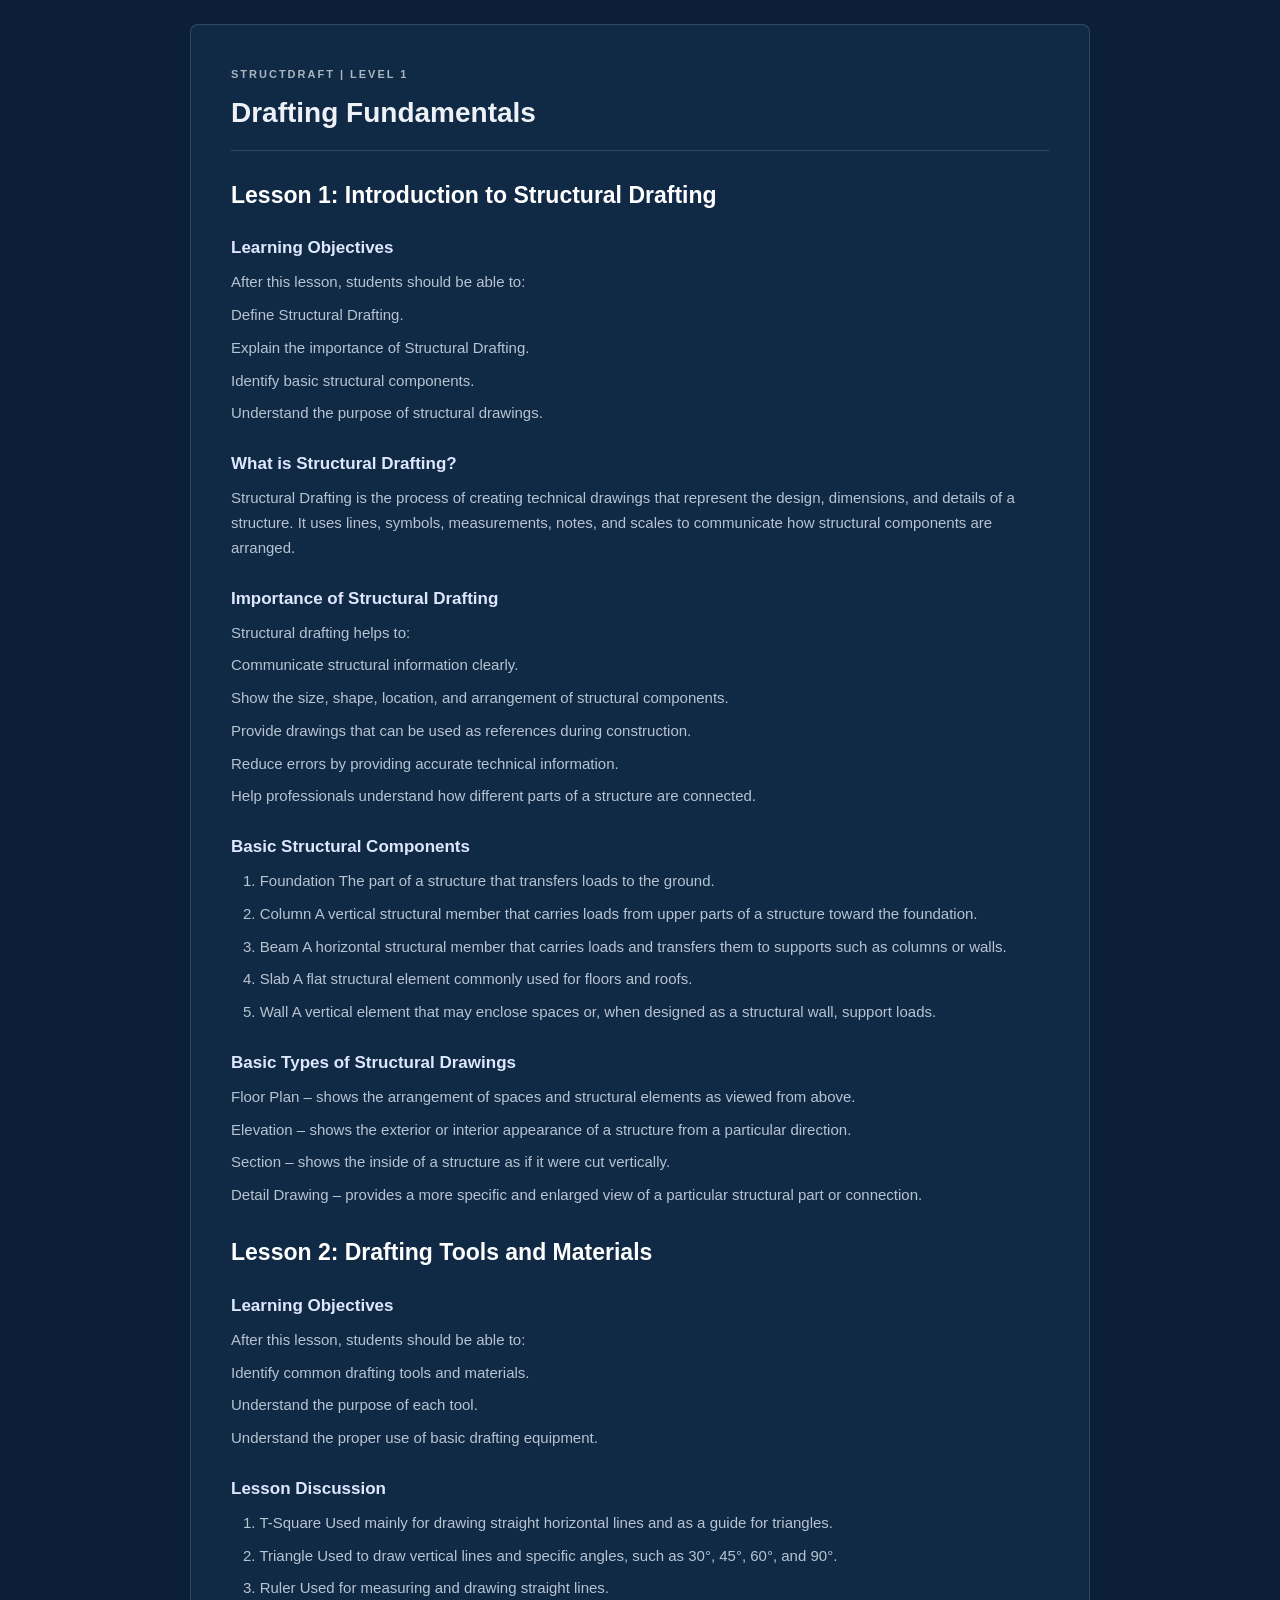
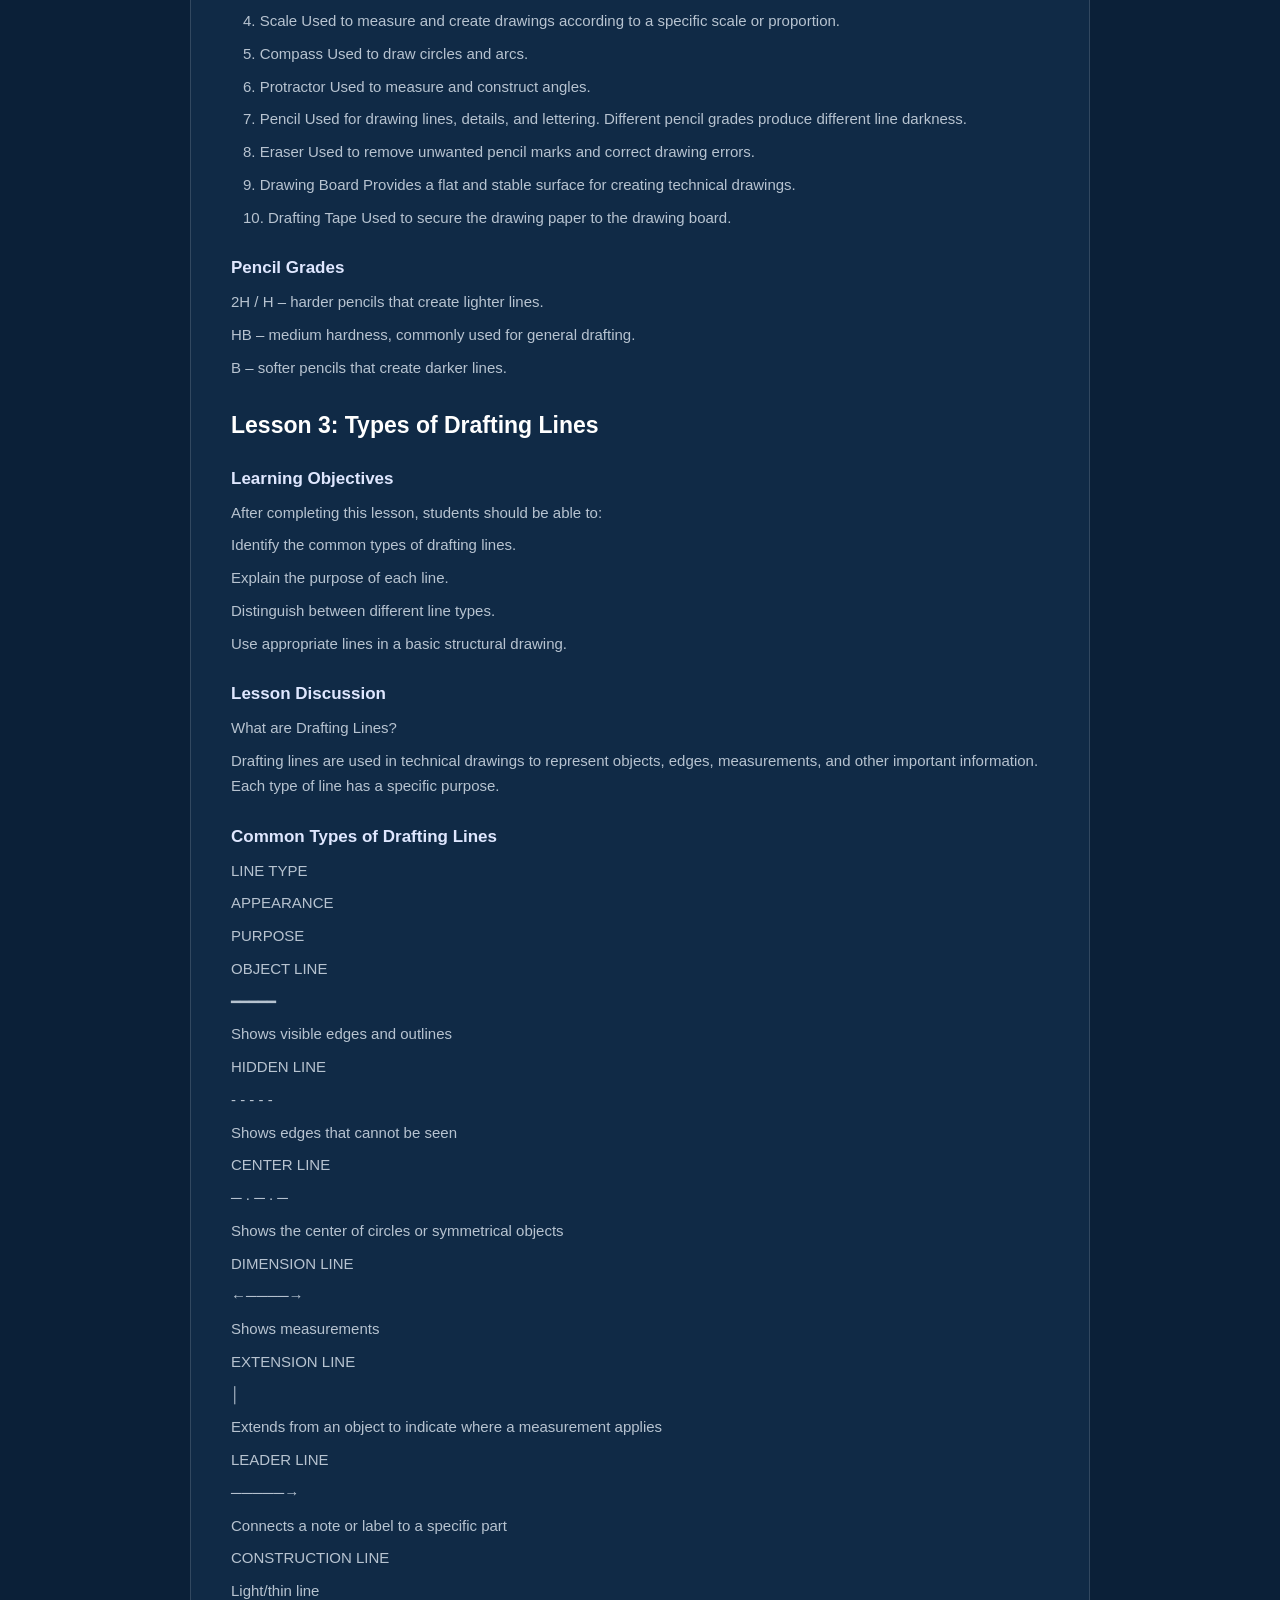
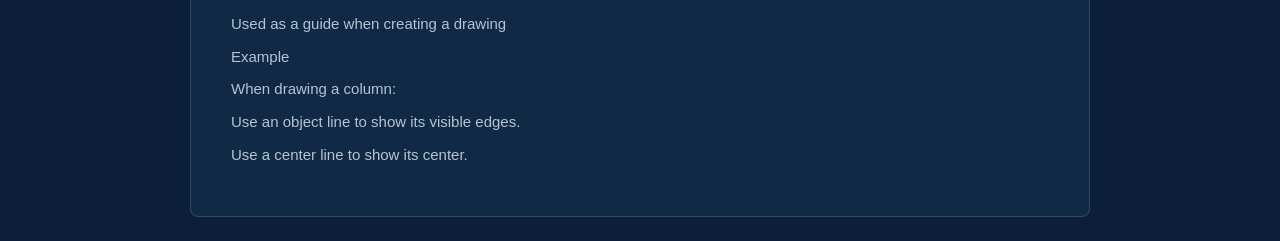
<file: modules/level-1.html>
<!doctype html><html lang="en"><head><meta charset="utf-8"><meta name="viewport" content="width=device-width, initial-scale=1">
<title>StructDraft | Drafting Fundamentals</title><style>
:root{color-scheme:dark;--bg:#0b2038;--panel:#102a46;--text:#eef2f7;--muted:#b7c3d0;--accent:#aab5c1}*{box-sizing:border-box}
body{margin:0;padding:24px;background:var(--bg);color:var(--text);font:15px/1.65 "Segoe UI",Arial,sans-serif}article{max-width:900px;margin:auto;padding:clamp(20px,4vw,40px);border:1px solid #ffffff24;background:var(--panel);border-radius:8px}
header{margin-bottom:26px;padding-bottom:18px;border-bottom:1px solid #ffffff24}header p{margin:0;color:var(--accent);font-size:11px;font-weight:700;letter-spacing:2px;text-transform:uppercase}
h1{margin:12px 0 0;font-size:28px;line-height:1.3}h2{margin:30px 0 12px;color:#fff;font-size:23px;line-height:1.3}h3{margin:24px 0 8px;color:#dfe7ff;font-size:17px}
p{margin:8px 0;color:var(--muted)}.numbered-item{padding-left:12px}
@media(max-width:600px){body{padding:10px}article{padding:18px}h1{font-size:23px}h2{font-size:20px}}
</style></head><body><article><header><p>StructDraft | level 1</p><h1>Drafting Fundamentals</h1></header><h2>Lesson 1: Introduction to Structural Drafting</h2><h3>Learning Objectives</h3><p>After this lesson, students should be able to:</p><p>Define Structural Drafting.</p><p>Explain the importance of Structural Drafting.</p><p>Identify basic structural components.</p><p>Understand the purpose of structural drawings.</p><h3>What is Structural Drafting?</h3><p>Structural Drafting is the process of creating technical drawings that represent the design, dimensions, and details of a structure. It uses lines, symbols, measurements, notes, and scales to communicate how structural components are arranged.</p><h3>Importance of Structural Drafting</h3><p>Structural drafting helps to:</p><p>Communicate structural information clearly.</p><p>Show the size, shape, location, and arrangement of structural components.</p><p>Provide drawings that can be used as references during construction.</p><p>Reduce errors by providing accurate technical information.</p><p>Help professionals understand how different parts of a structure are connected.</p><h3>Basic Structural Components</h3><p class="numbered-item">1. Foundation The part of a structure that transfers loads to the ground.</p><p class="numbered-item">2. Column A vertical structural member that carries loads from upper parts of a structure toward the foundation.</p><p class="numbered-item">3. Beam A horizontal structural member that carries loads and transfers them to supports such as columns or walls.</p><p class="numbered-item">4. Slab A flat structural element commonly used for floors and roofs.</p><p class="numbered-item">5. Wall A vertical element that may enclose spaces or, when designed as a structural wall, support loads.</p><h3>Basic Types of Structural Drawings</h3><p>Floor Plan – shows the arrangement of spaces and structural elements as viewed from above.</p><p>Elevation – shows the exterior or interior appearance of a structure from a particular direction.</p><p>Section – shows the inside of a structure as if it were cut vertically.</p><p>Detail Drawing – provides a more specific and enlarged view of a particular structural part or connection.</p><h2>Lesson 2: Drafting Tools and Materials</h2><h3>Learning Objectives</h3><p>After this lesson, students should be able to:</p><p>Identify common drafting tools and materials.</p><p>Understand the purpose of each tool.</p><p>Understand the proper use of basic drafting equipment.</p><h3>Lesson Discussion</h3><p class="numbered-item">1. T-Square Used mainly for drawing straight horizontal lines and as a guide for triangles.</p><p class="numbered-item">2. Triangle Used to draw vertical lines and specific angles, such as 30°, 45°, 60°, and 90°.</p><p class="numbered-item">3. Ruler Used for measuring and drawing straight lines.</p><p class="numbered-item">4. Scale Used to measure and create drawings according to a specific scale or proportion.</p><p class="numbered-item">5. Compass Used to draw circles and arcs.</p><p class="numbered-item">6. Protractor Used to measure and construct angles.</p><p class="numbered-item">7. Pencil Used for drawing lines, details, and lettering. Different pencil grades produce different line darkness.</p><p class="numbered-item">8. Eraser Used to remove unwanted pencil marks and correct drawing errors.</p><p class="numbered-item">9. Drawing Board Provides a flat and stable surface for creating technical drawings.</p><p class="numbered-item">10. Drafting Tape Used to secure the drawing paper to the drawing board.</p><h3>Pencil Grades</h3><p>2H / H – harder pencils that create lighter lines.</p><p>HB – medium hardness, commonly used for general drafting.</p><p>B – softer pencils that create darker lines.</p><h2>Lesson 3: Types of Drafting Lines</h2><h3>Learning Objectives</h3><p>After completing this lesson, students should be able to:</p><p>Identify the common types of drafting lines.</p><p>Explain the purpose of each line.</p><p>Distinguish between different line types.</p><p>Use appropriate lines in a basic structural drawing.</p><h3>Lesson Discussion</h3><p>What are Drafting Lines?</p><p>Drafting lines are used in technical drawings to represent objects, edges, measurements, and other important information. Each type of line has a specific purpose.</p><h3>Common Types of Drafting Lines</h3><p>LINE TYPE</p><p>APPEARANCE</p><p>PURPOSE</p><p>OBJECT LINE</p><p>━━━━━</p><p>Shows visible edges and outlines</p><p>HIDDEN LINE</p><p>- - - - -</p><p>Shows edges that cannot be seen</p><p>CENTER LINE</p><p>─ · ─ · ─</p><p>Shows the center of circles or symmetrical objects</p><p>DIMENSION LINE</p><p>←────→</p><p>Shows measurements</p><p>EXTENSION LINE</p><p>│</p><p>Extends from an object to indicate where a measurement applies</p><p>LEADER LINE</p><p>─────→</p><p>Connects a note or label to a specific part</p><p>CONSTRUCTION LINE</p><p>Light/thin line</p><p>Used as a guide when creating a drawing</p><p>Example</p><p>When drawing a column:</p><p>Use an object line to show its visible edges.</p><p>Use a center line to show its center.</p></article></body></html>
</file>
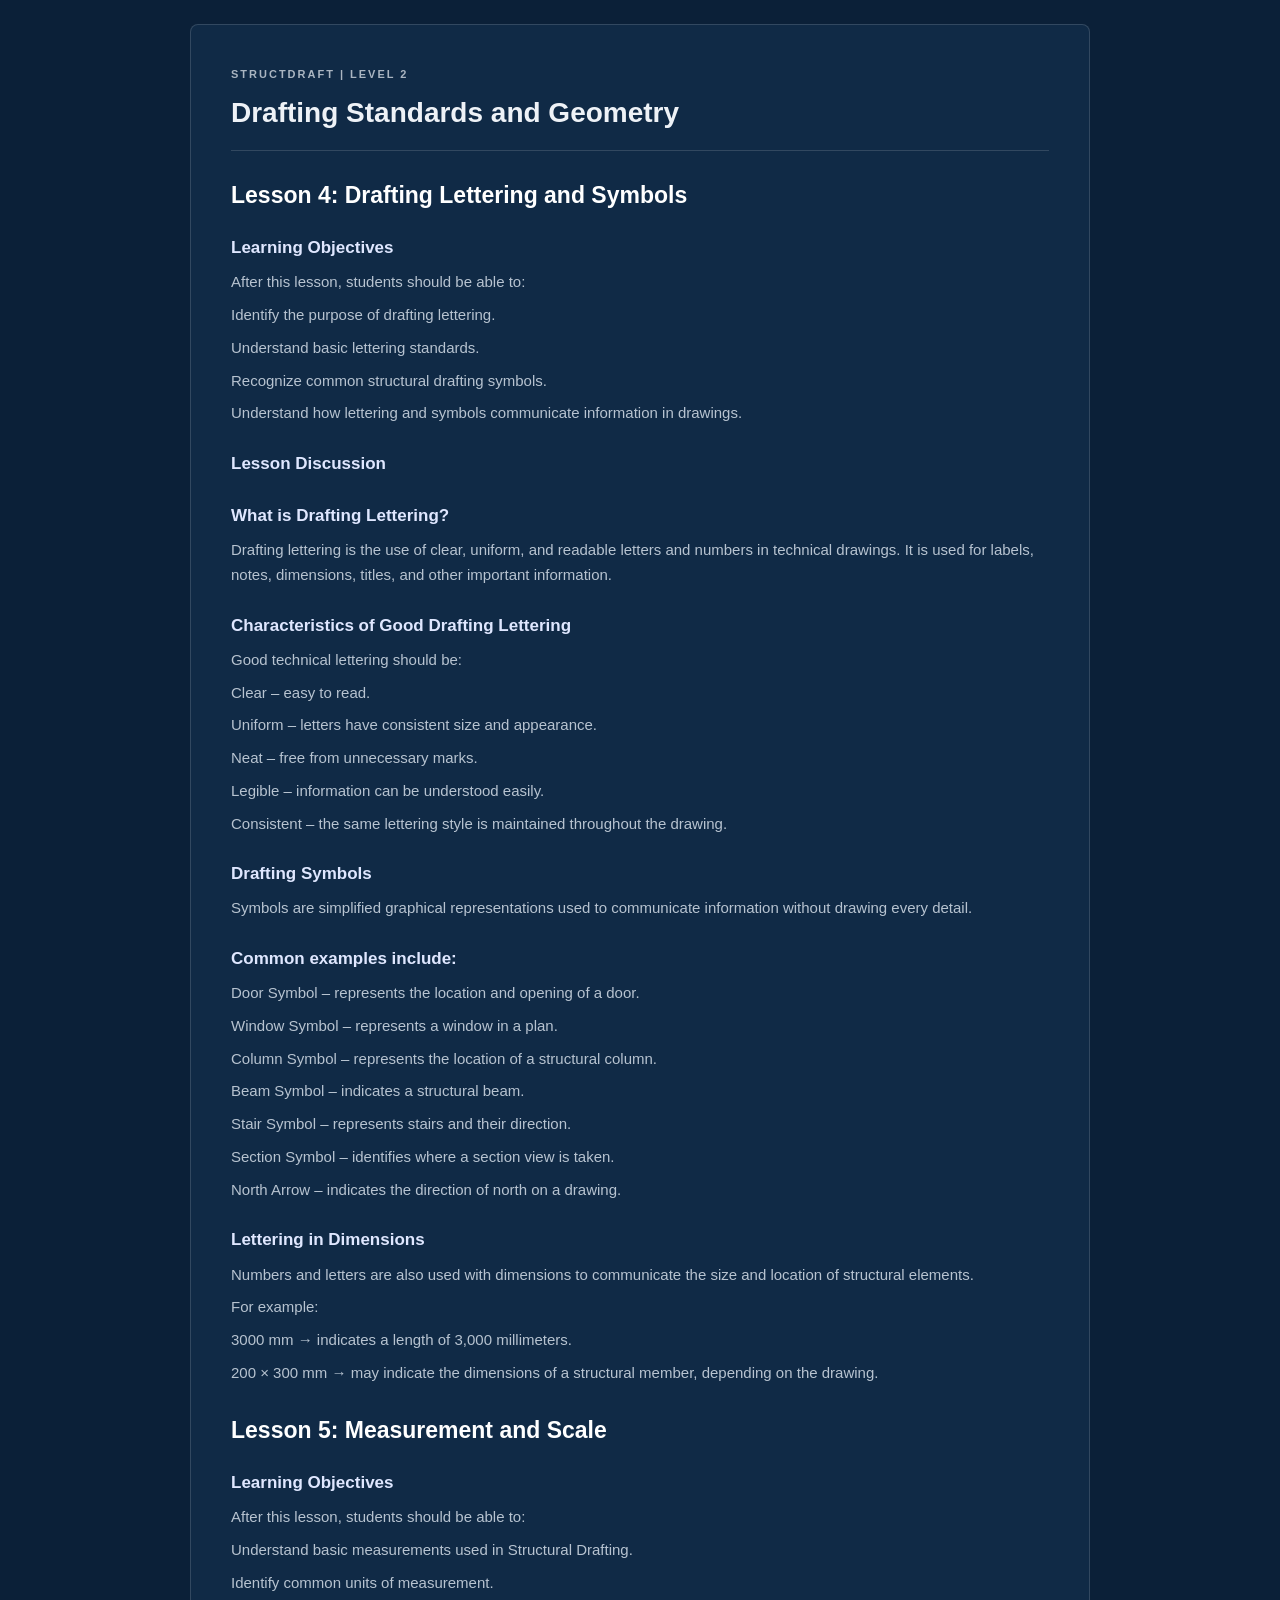
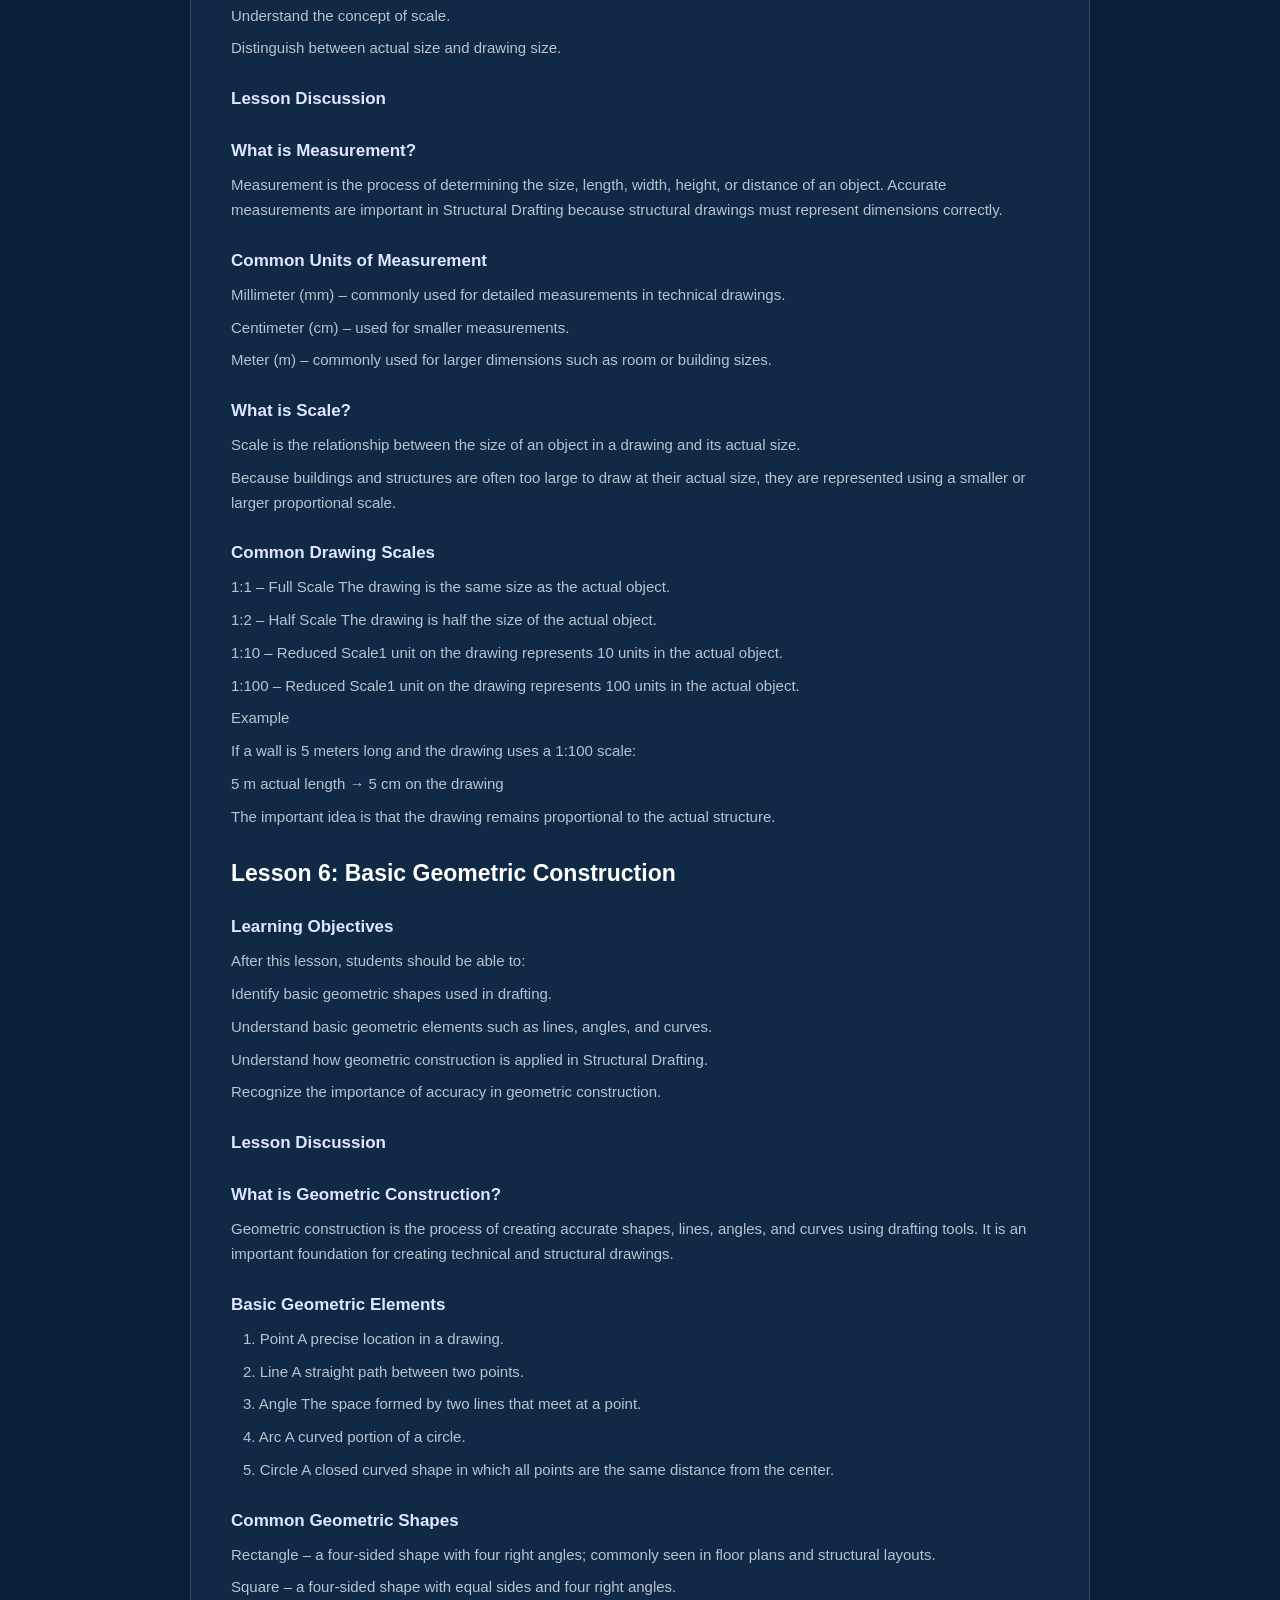
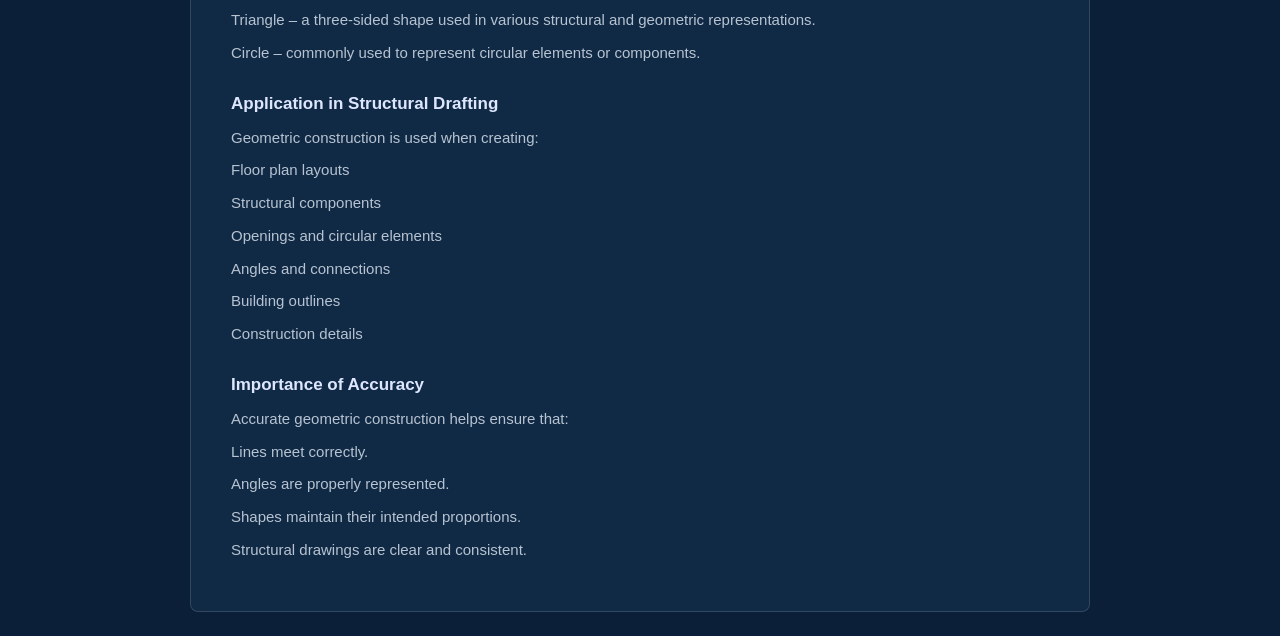
<file: modules/level-2.html>
<!doctype html><html lang="en"><head><meta charset="utf-8"><meta name="viewport" content="width=device-width, initial-scale=1">
<title>StructDraft | Drafting Standards and Geometry</title><style>
:root{color-scheme:dark;--bg:#0b2038;--panel:#102a46;--text:#eef2f7;--muted:#b7c3d0;--accent:#aab5c1}*{box-sizing:border-box}
body{margin:0;padding:24px;background:var(--bg);color:var(--text);font:15px/1.65 "Segoe UI",Arial,sans-serif}article{max-width:900px;margin:auto;padding:clamp(20px,4vw,40px);border:1px solid #ffffff24;background:var(--panel);border-radius:8px}
header{margin-bottom:26px;padding-bottom:18px;border-bottom:1px solid #ffffff24}header p{margin:0;color:var(--accent);font-size:11px;font-weight:700;letter-spacing:2px;text-transform:uppercase}
h1{margin:12px 0 0;font-size:28px;line-height:1.3}h2{margin:30px 0 12px;color:#fff;font-size:23px;line-height:1.3}h3{margin:24px 0 8px;color:#dfe7ff;font-size:17px}
p{margin:8px 0;color:var(--muted)}.numbered-item{padding-left:12px}
@media(max-width:600px){body{padding:10px}article{padding:18px}h1{font-size:23px}h2{font-size:20px}}
</style></head><body><article><header><p>StructDraft | level 2</p><h1>Drafting Standards and Geometry</h1></header><h2>Lesson 4: Drafting Lettering and Symbols</h2><h3>Learning Objectives</h3><p>After this lesson, students should be able to:</p><p>Identify the purpose of drafting lettering.</p><p>Understand basic lettering standards.</p><p>Recognize common structural drafting symbols.</p><p>Understand how lettering and symbols communicate information in drawings.</p><h3>Lesson Discussion</h3><h3>What is Drafting Lettering?</h3><p>Drafting lettering is the use of clear, uniform, and readable letters and numbers in technical drawings. It is used for labels, notes, dimensions, titles, and other important information.</p><h3>Characteristics of Good Drafting Lettering</h3><p>Good technical lettering should be:</p><p>Clear – easy to read.</p><p>Uniform – letters have consistent size and appearance.</p><p>Neat – free from unnecessary marks.</p><p>Legible – information can be understood easily.</p><p>Consistent – the same lettering style is maintained throughout the drawing.</p><h3>Drafting Symbols</h3><p>Symbols are simplified graphical representations used to communicate information without drawing every detail.</p><h3>Common examples include:</h3><p>Door Symbol – represents the location and opening of a door.</p><p>Window Symbol – represents a window in a plan.</p><p>Column Symbol – represents the location of a structural column.</p><p>Beam Symbol – indicates a structural beam.</p><p>Stair Symbol – represents stairs and their direction.</p><p>Section Symbol – identifies where a section view is taken.</p><p>North Arrow – indicates the direction of north on a drawing.</p><h3>Lettering in Dimensions</h3><p>Numbers and letters are also used with dimensions to communicate the size and location of structural elements.</p><p>For example:</p><p>3000 mm → indicates a length of 3,000 millimeters.</p><p>200 × 300 mm → may indicate the dimensions of a structural member, depending on the drawing.</p><h2>Lesson 5: Measurement and Scale</h2><h3>Learning Objectives</h3><p>After this lesson, students should be able to:</p><p>Understand basic measurements used in Structural Drafting.</p><p>Identify common units of measurement.</p><p>Understand the concept of scale.</p><p>Distinguish between actual size and drawing size.</p><h3>Lesson Discussion</h3><h3>What is Measurement?</h3><p>Measurement is the process of determining the size, length, width, height, or distance of an object. Accurate measurements are important in Structural Drafting because structural drawings must represent dimensions correctly.</p><h3>Common Units of Measurement</h3><p>Millimeter (mm) – commonly used for detailed measurements in technical drawings.</p><p>Centimeter (cm) – used for smaller measurements.</p><p>Meter (m) – commonly used for larger dimensions such as room or building sizes.</p><h3>What is Scale?</h3><p>Scale is the relationship between the size of an object in a drawing and its actual size.</p><p>Because buildings and structures are often too large to draw at their actual size, they are represented using a smaller or larger proportional scale.</p><h3>Common Drawing Scales</h3><p>1:1 – Full Scale The drawing is the same size as the actual object.</p><p>1:2 – Half Scale The drawing is half the size of the actual object.</p><p>1:10 – Reduced Scale1 unit on the drawing represents 10 units in the actual object.</p><p>1:100 – Reduced Scale1 unit on the drawing represents 100 units in the actual object.</p><p>Example</p><p>If a wall is 5 meters long and the drawing uses a 1:100 scale:</p><p>5 m actual length → 5 cm on the drawing</p><p>The important idea is that the drawing remains proportional to the actual structure.</p><h2>Lesson 6: Basic Geometric Construction</h2><h3>Learning Objectives</h3><p>After this lesson, students should be able to:</p><p>Identify basic geometric shapes used in drafting.</p><p>Understand basic geometric elements such as lines, angles, and curves.</p><p>Understand how geometric construction is applied in Structural Drafting.</p><p>Recognize the importance of accuracy in geometric construction.</p><h3>Lesson Discussion</h3><h3>What is Geometric Construction?</h3><p>Geometric construction is the process of creating accurate shapes, lines, angles, and curves using drafting tools. It is an important foundation for creating technical and structural drawings.</p><h3>Basic Geometric Elements</h3><p class="numbered-item">1. Point A precise location in a drawing.</p><p class="numbered-item">2. Line A straight path between two points.</p><p class="numbered-item">3. Angle The space formed by two lines that meet at a point.</p><p class="numbered-item">4. Arc A curved portion of a circle.</p><p class="numbered-item">5. Circle A closed curved shape in which all points are the same distance from the center.</p><h3>Common Geometric Shapes</h3><p>Rectangle – a four-sided shape with four right angles; commonly seen in floor plans and structural layouts.</p><p>Square – a four-sided shape with equal sides and four right angles.</p><p>Triangle – a three-sided shape used in various structural and geometric representations.</p><p>Circle – commonly used to represent circular elements or components.</p><h3>Application in Structural Drafting</h3><p>Geometric construction is used when creating:</p><p>Floor plan layouts</p><p>Structural components</p><p>Openings and circular elements</p><p>Angles and connections</p><p>Building outlines</p><p>Construction details</p><h3>Importance of Accuracy</h3><p>Accurate geometric construction helps ensure that:</p><p>Lines meet correctly.</p><p>Angles are properly represented.</p><p>Shapes maintain their intended proportions.</p><p>Structural drawings are clear and consistent.</p></article></body></html>
</file>
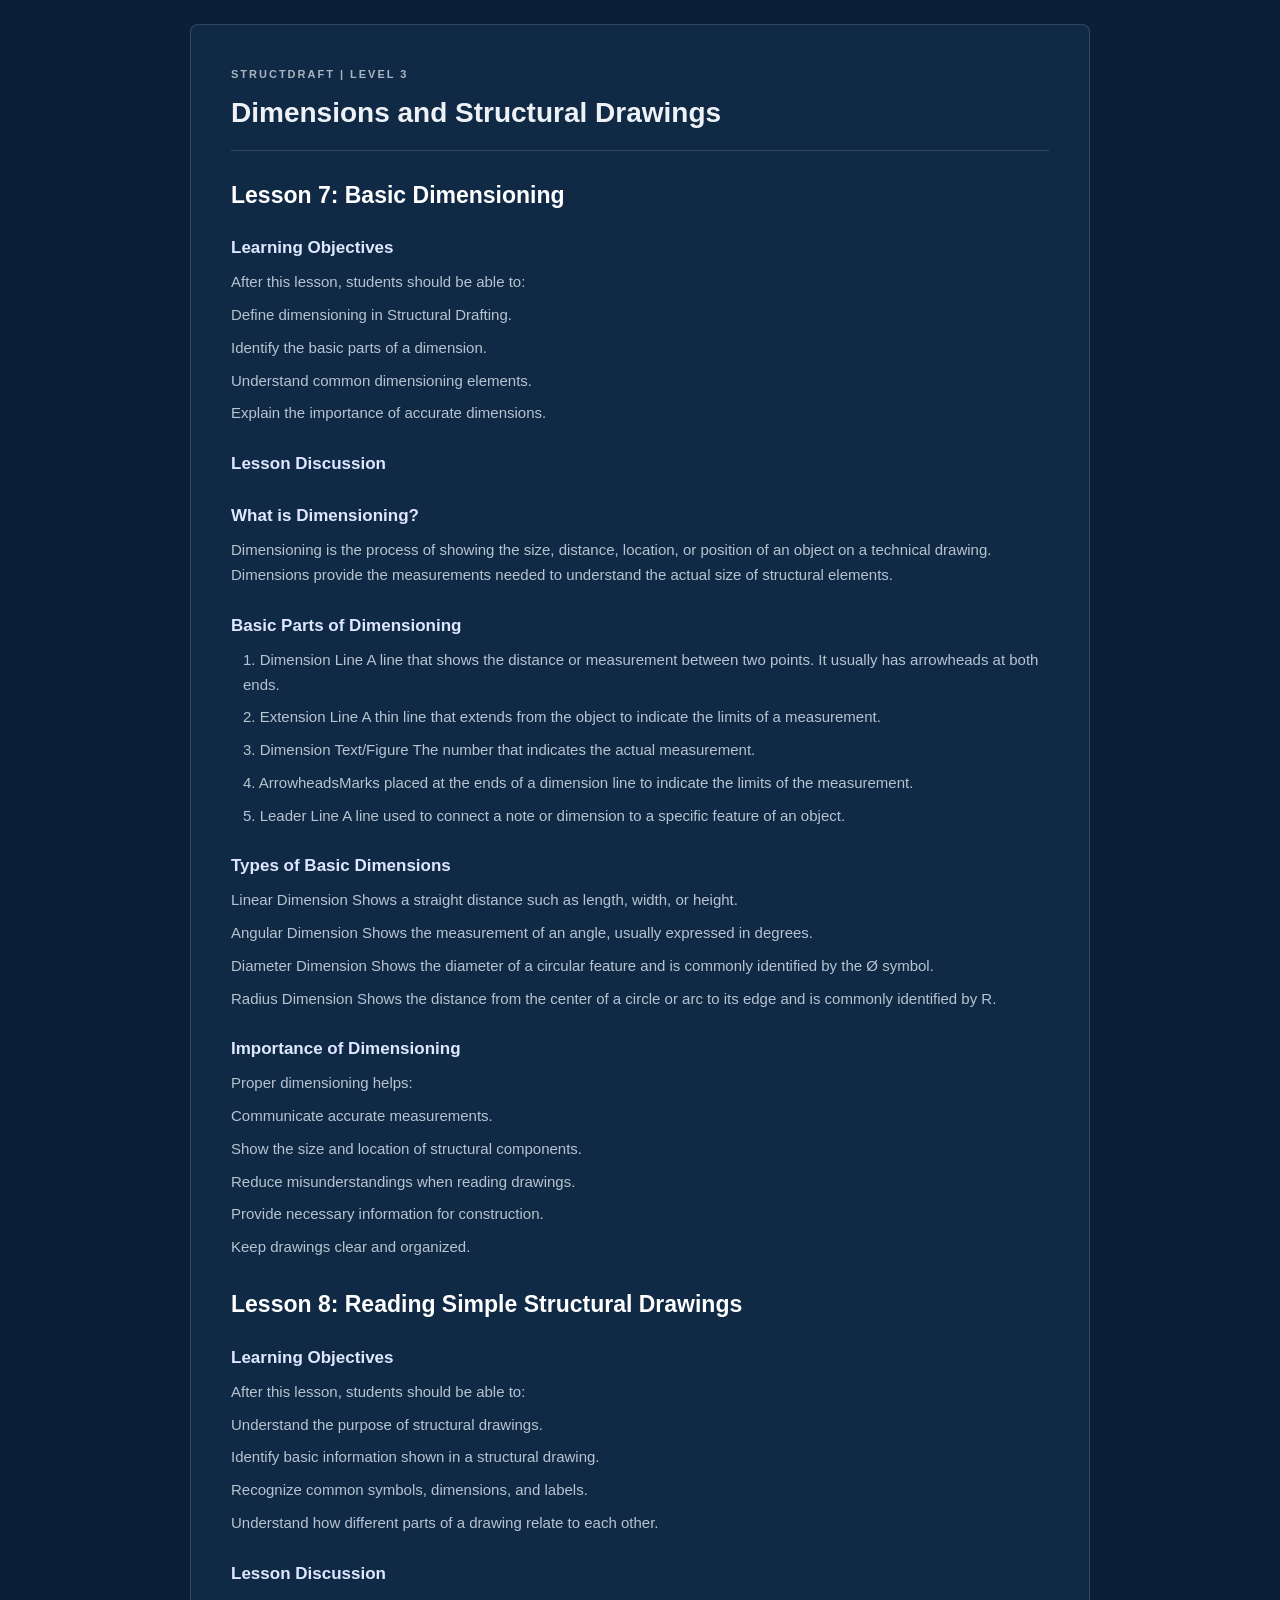
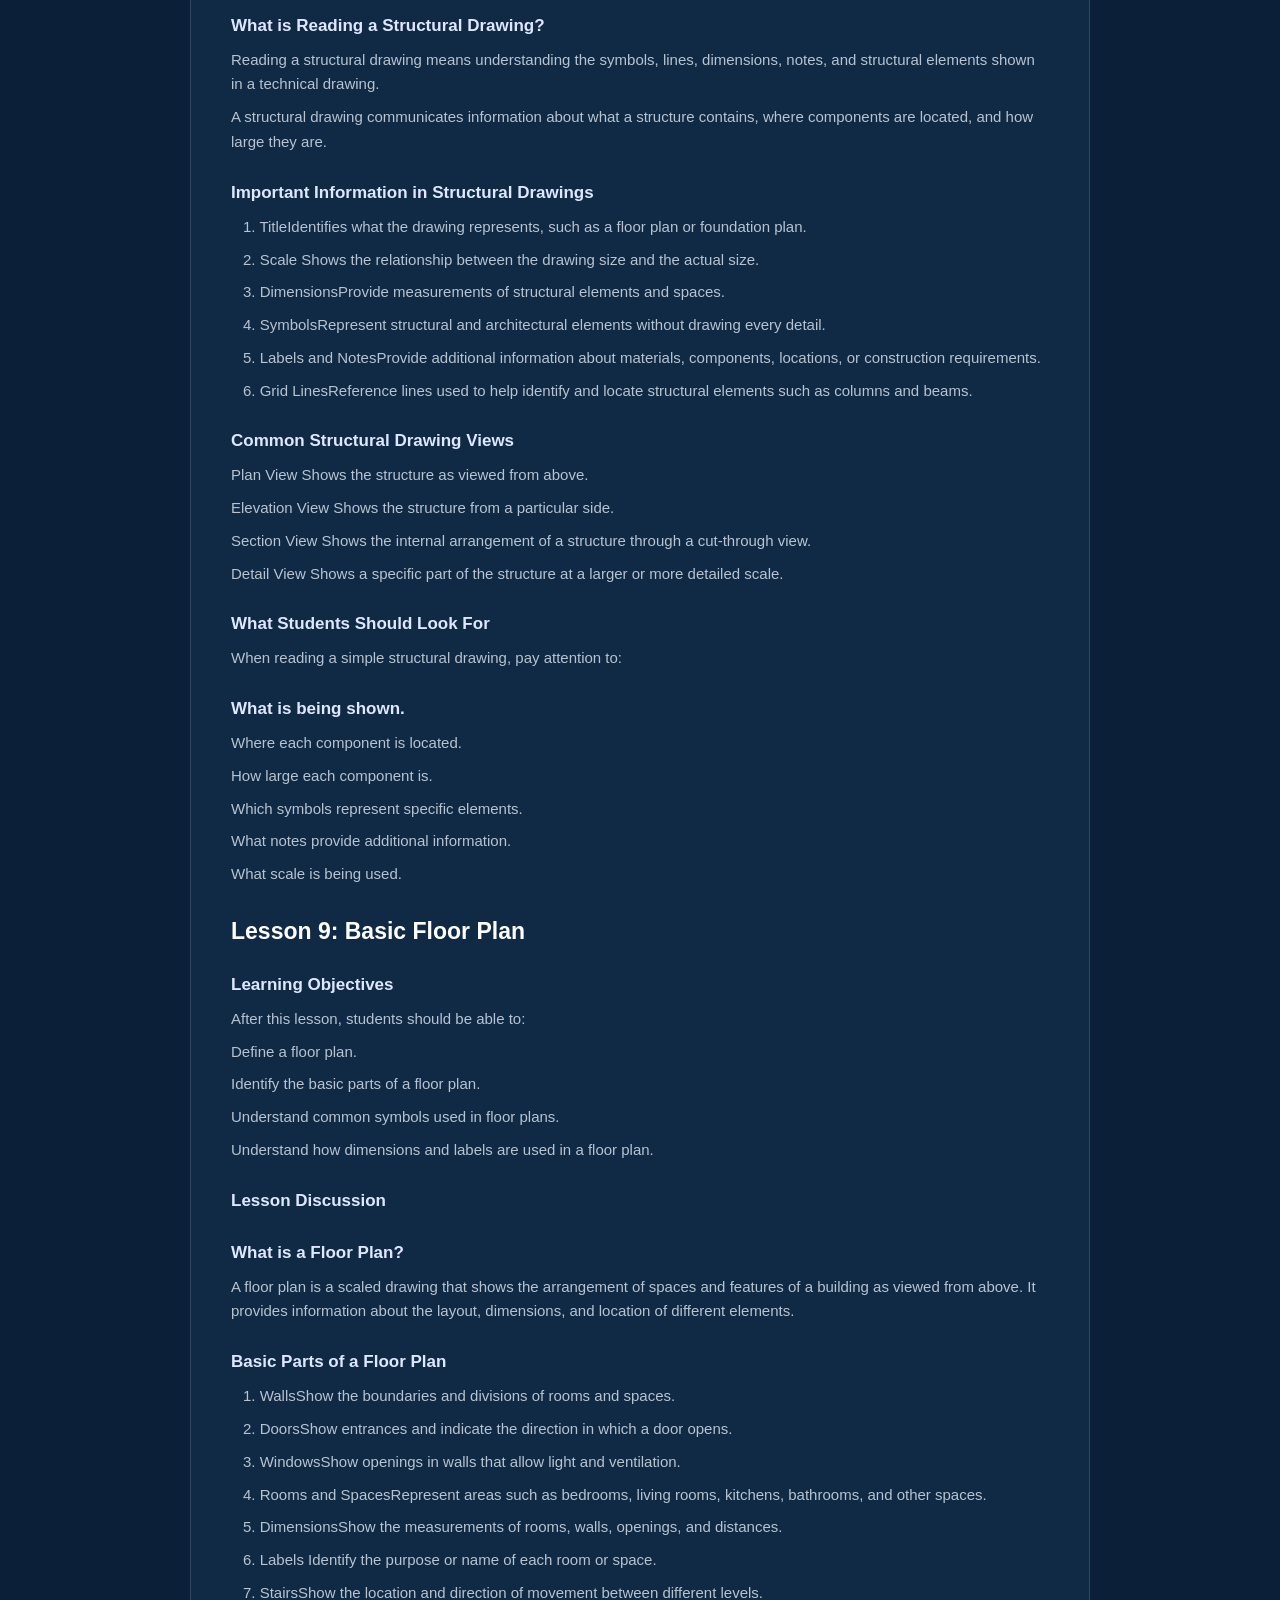
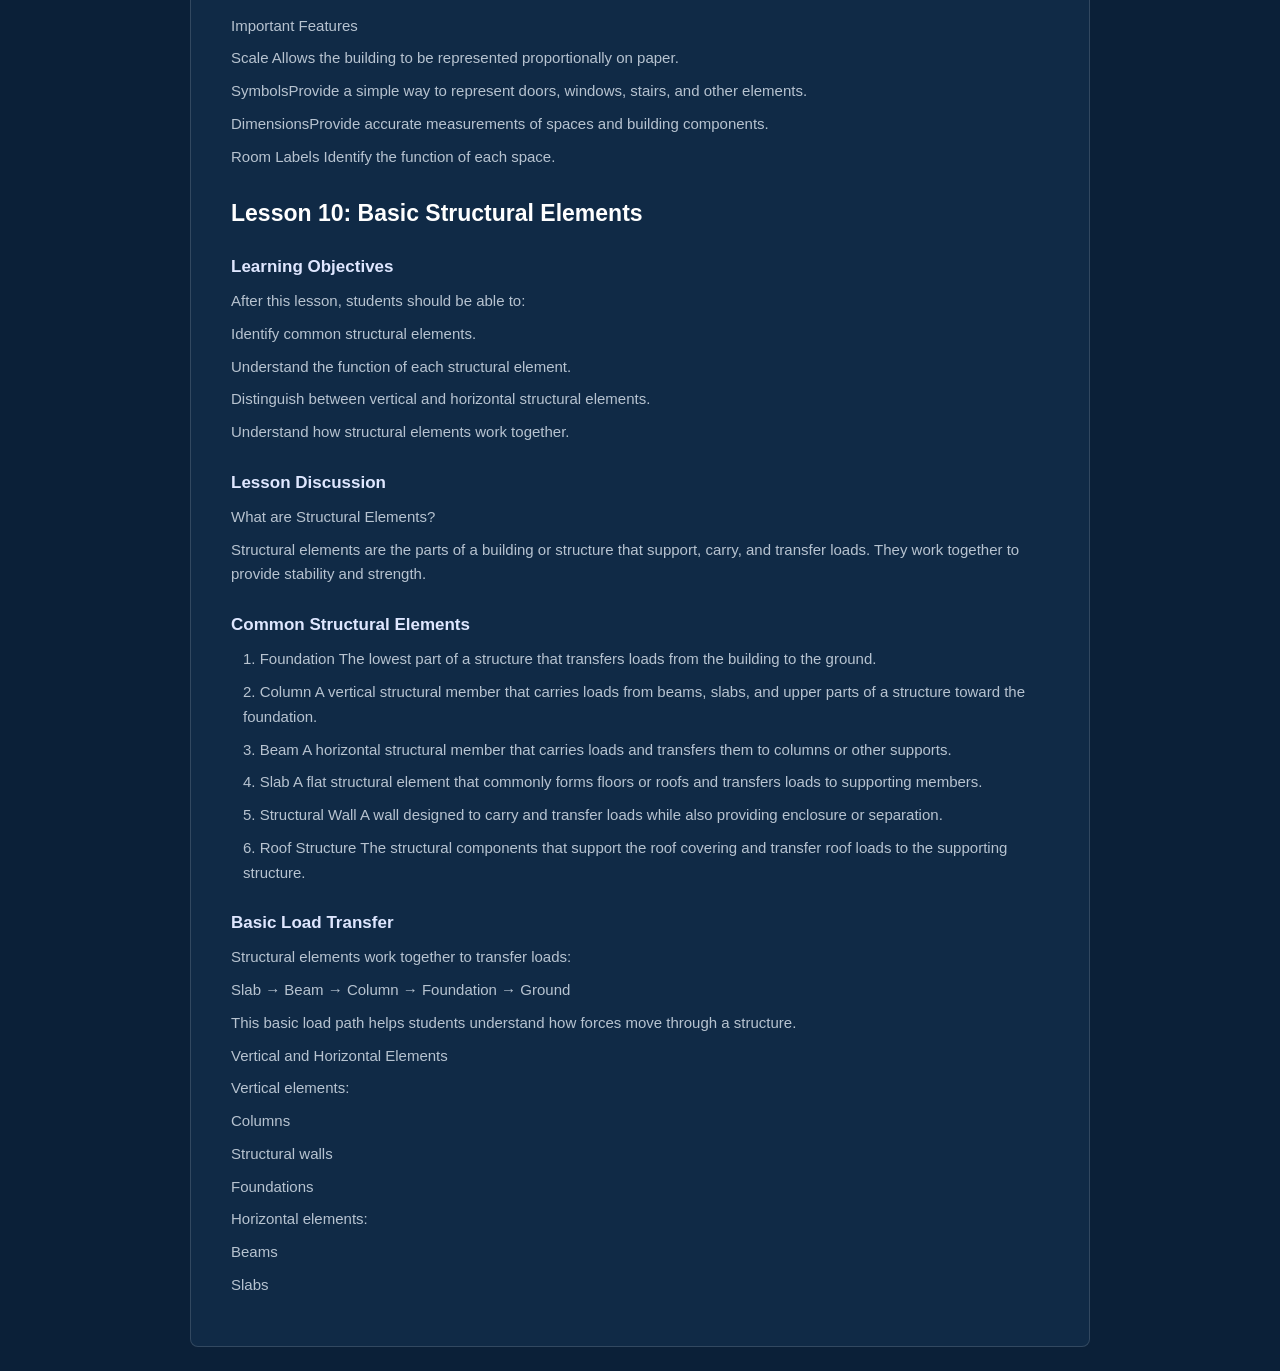
<file: modules/level-3.html>
<!doctype html><html lang="en"><head><meta charset="utf-8"><meta name="viewport" content="width=device-width, initial-scale=1">
<title>StructDraft | Dimensions and Structural Drawings</title><style>
:root{color-scheme:dark;--bg:#0b2038;--panel:#102a46;--text:#eef2f7;--muted:#b7c3d0;--accent:#aab5c1}*{box-sizing:border-box}
body{margin:0;padding:24px;background:var(--bg);color:var(--text);font:15px/1.65 "Segoe UI",Arial,sans-serif}article{max-width:900px;margin:auto;padding:clamp(20px,4vw,40px);border:1px solid #ffffff24;background:var(--panel);border-radius:8px}
header{margin-bottom:26px;padding-bottom:18px;border-bottom:1px solid #ffffff24}header p{margin:0;color:var(--accent);font-size:11px;font-weight:700;letter-spacing:2px;text-transform:uppercase}
h1{margin:12px 0 0;font-size:28px;line-height:1.3}h2{margin:30px 0 12px;color:#fff;font-size:23px;line-height:1.3}h3{margin:24px 0 8px;color:#dfe7ff;font-size:17px}
p{margin:8px 0;color:var(--muted)}.numbered-item{padding-left:12px}
@media(max-width:600px){body{padding:10px}article{padding:18px}h1{font-size:23px}h2{font-size:20px}}
</style></head><body><article><header><p>StructDraft | level 3</p><h1>Dimensions and Structural Drawings</h1></header><h2>Lesson 7: Basic Dimensioning</h2><h3>Learning Objectives</h3><p>After this lesson, students should be able to:</p><p>Define dimensioning in Structural Drafting.</p><p>Identify the basic parts of a dimension.</p><p>Understand common dimensioning elements.</p><p>Explain the importance of accurate dimensions.</p><h3>Lesson Discussion</h3><h3>What is Dimensioning?</h3><p>Dimensioning is the process of showing the size, distance, location, or position of an object on a technical drawing. Dimensions provide the measurements needed to understand the actual size of structural elements.</p><h3>Basic Parts of Dimensioning</h3><p class="numbered-item">1. Dimension Line A line that shows the distance or measurement between two points. It usually has arrowheads at both ends.</p><p class="numbered-item">2. Extension Line A thin line that extends from the object to indicate the limits of a measurement.</p><p class="numbered-item">3. Dimension Text/Figure The number that indicates the actual measurement.</p><p class="numbered-item">4. ArrowheadsMarks placed at the ends of a dimension line to indicate the limits of the measurement.</p><p class="numbered-item">5. Leader Line A line used to connect a note or dimension to a specific feature of an object.</p><h3>Types of Basic Dimensions</h3><p>Linear Dimension Shows a straight distance such as length, width, or height.</p><p>Angular Dimension Shows the measurement of an angle, usually expressed in degrees.</p><p>Diameter Dimension Shows the diameter of a circular feature and is commonly identified by the Ø symbol.</p><p>Radius Dimension Shows the distance from the center of a circle or arc to its edge and is commonly identified by R.</p><h3>Importance of Dimensioning</h3><p>Proper dimensioning helps:</p><p>Communicate accurate measurements.</p><p>Show the size and location of structural components.</p><p>Reduce misunderstandings when reading drawings.</p><p>Provide necessary information for construction.</p><p>Keep drawings clear and organized.</p><h2>Lesson 8: Reading Simple Structural Drawings</h2><h3>Learning Objectives</h3><p>After this lesson, students should be able to:</p><p>Understand the purpose of structural drawings.</p><p>Identify basic information shown in a structural drawing.</p><p>Recognize common symbols, dimensions, and labels.</p><p>Understand how different parts of a drawing relate to each other.</p><h3>Lesson Discussion</h3><h3>What is Reading a Structural Drawing?</h3><p>Reading a structural drawing means understanding the symbols, lines, dimensions, notes, and structural elements shown in a technical drawing.</p><p>A structural drawing communicates information about what a structure contains, where components are located, and how large they are.</p><h3>Important Information in Structural Drawings</h3><p class="numbered-item">1. TitleIdentifies what the drawing represents, such as a floor plan or foundation plan.</p><p class="numbered-item">2. Scale Shows the relationship between the drawing size and the actual size.</p><p class="numbered-item">3. DimensionsProvide measurements of structural elements and spaces.</p><p class="numbered-item">4. SymbolsRepresent structural and architectural elements without drawing every detail.</p><p class="numbered-item">5. Labels and NotesProvide additional information about materials, components, locations, or construction requirements.</p><p class="numbered-item">6. Grid LinesReference lines used to help identify and locate structural elements such as columns and beams.</p><h3>Common Structural Drawing Views</h3><p>Plan View Shows the structure as viewed from above.</p><p>Elevation View Shows the structure from a particular side.</p><p>Section View Shows the internal arrangement of a structure through a cut-through view.</p><p>Detail View Shows a specific part of the structure at a larger or more detailed scale.</p><h3>What Students Should Look For</h3><p>When reading a simple structural drawing, pay attention to:</p><h3>What is being shown.</h3><p>Where each component is located.</p><p>How large each component is.</p><p>Which symbols represent specific elements.</p><p>What notes provide additional information.</p><p>What scale is being used.</p><h2>Lesson 9: Basic Floor Plan</h2><h3>Learning Objectives</h3><p>After this lesson, students should be able to:</p><p>Define a floor plan.</p><p>Identify the basic parts of a floor plan.</p><p>Understand common symbols used in floor plans.</p><p>Understand how dimensions and labels are used in a floor plan.</p><h3>Lesson Discussion</h3><h3>What is a Floor Plan?</h3><p>A floor plan is a scaled drawing that shows the arrangement of spaces and features of a building as viewed from above. It provides information about the layout, dimensions, and location of different elements.</p><h3>Basic Parts of a Floor Plan</h3><p class="numbered-item">1. WallsShow the boundaries and divisions of rooms and spaces.</p><p class="numbered-item">2. DoorsShow entrances and indicate the direction in which a door opens.</p><p class="numbered-item">3. WindowsShow openings in walls that allow light and ventilation.</p><p class="numbered-item">4. Rooms and SpacesRepresent areas such as bedrooms, living rooms, kitchens, bathrooms, and other spaces.</p><p class="numbered-item">5. DimensionsShow the measurements of rooms, walls, openings, and distances.</p><p class="numbered-item">6. Labels Identify the purpose or name of each room or space.</p><p class="numbered-item">7. StairsShow the location and direction of movement between different levels.</p><p>Important Features</p><p>Scale Allows the building to be represented proportionally on paper.</p><p>SymbolsProvide a simple way to represent doors, windows, stairs, and other elements.</p><p>DimensionsProvide accurate measurements of spaces and building components.</p><p>Room Labels Identify the function of each space.</p><h2>Lesson 10: Basic Structural Elements</h2><h3>Learning Objectives</h3><p>After this lesson, students should be able to:</p><p>Identify common structural elements.</p><p>Understand the function of each structural element.</p><p>Distinguish between vertical and horizontal structural elements.</p><p>Understand how structural elements work together.</p><h3>Lesson Discussion</h3><p>What are Structural Elements?</p><p>Structural elements are the parts of a building or structure that support, carry, and transfer loads. They work together to provide stability and strength.</p><h3>Common Structural Elements</h3><p class="numbered-item">1. Foundation The lowest part of a structure that transfers loads from the building to the ground.</p><p class="numbered-item">2. Column A vertical structural member that carries loads from beams, slabs, and upper parts of a structure toward the foundation.</p><p class="numbered-item">3. Beam A horizontal structural member that carries loads and transfers them to columns or other supports.</p><p class="numbered-item">4. Slab A flat structural element that commonly forms floors or roofs and transfers loads to supporting members.</p><p class="numbered-item">5. Structural Wall A wall designed to carry and transfer loads while also providing enclosure or separation.</p><p class="numbered-item">6. Roof Structure The structural components that support the roof covering and transfer roof loads to the supporting structure.</p><h3>Basic Load Transfer</h3><p>Structural elements work together to transfer loads:</p><p>Slab → Beam → Column → Foundation → Ground</p><p>This basic load path helps students understand how forces move through a structure.</p><p>Vertical and Horizontal Elements</p><p>Vertical elements:</p><p>Columns</p><p>Structural walls</p><p>Foundations</p><p>Horizontal elements:</p><p>Beams</p><p>Slabs</p></article></body></html>
</file>
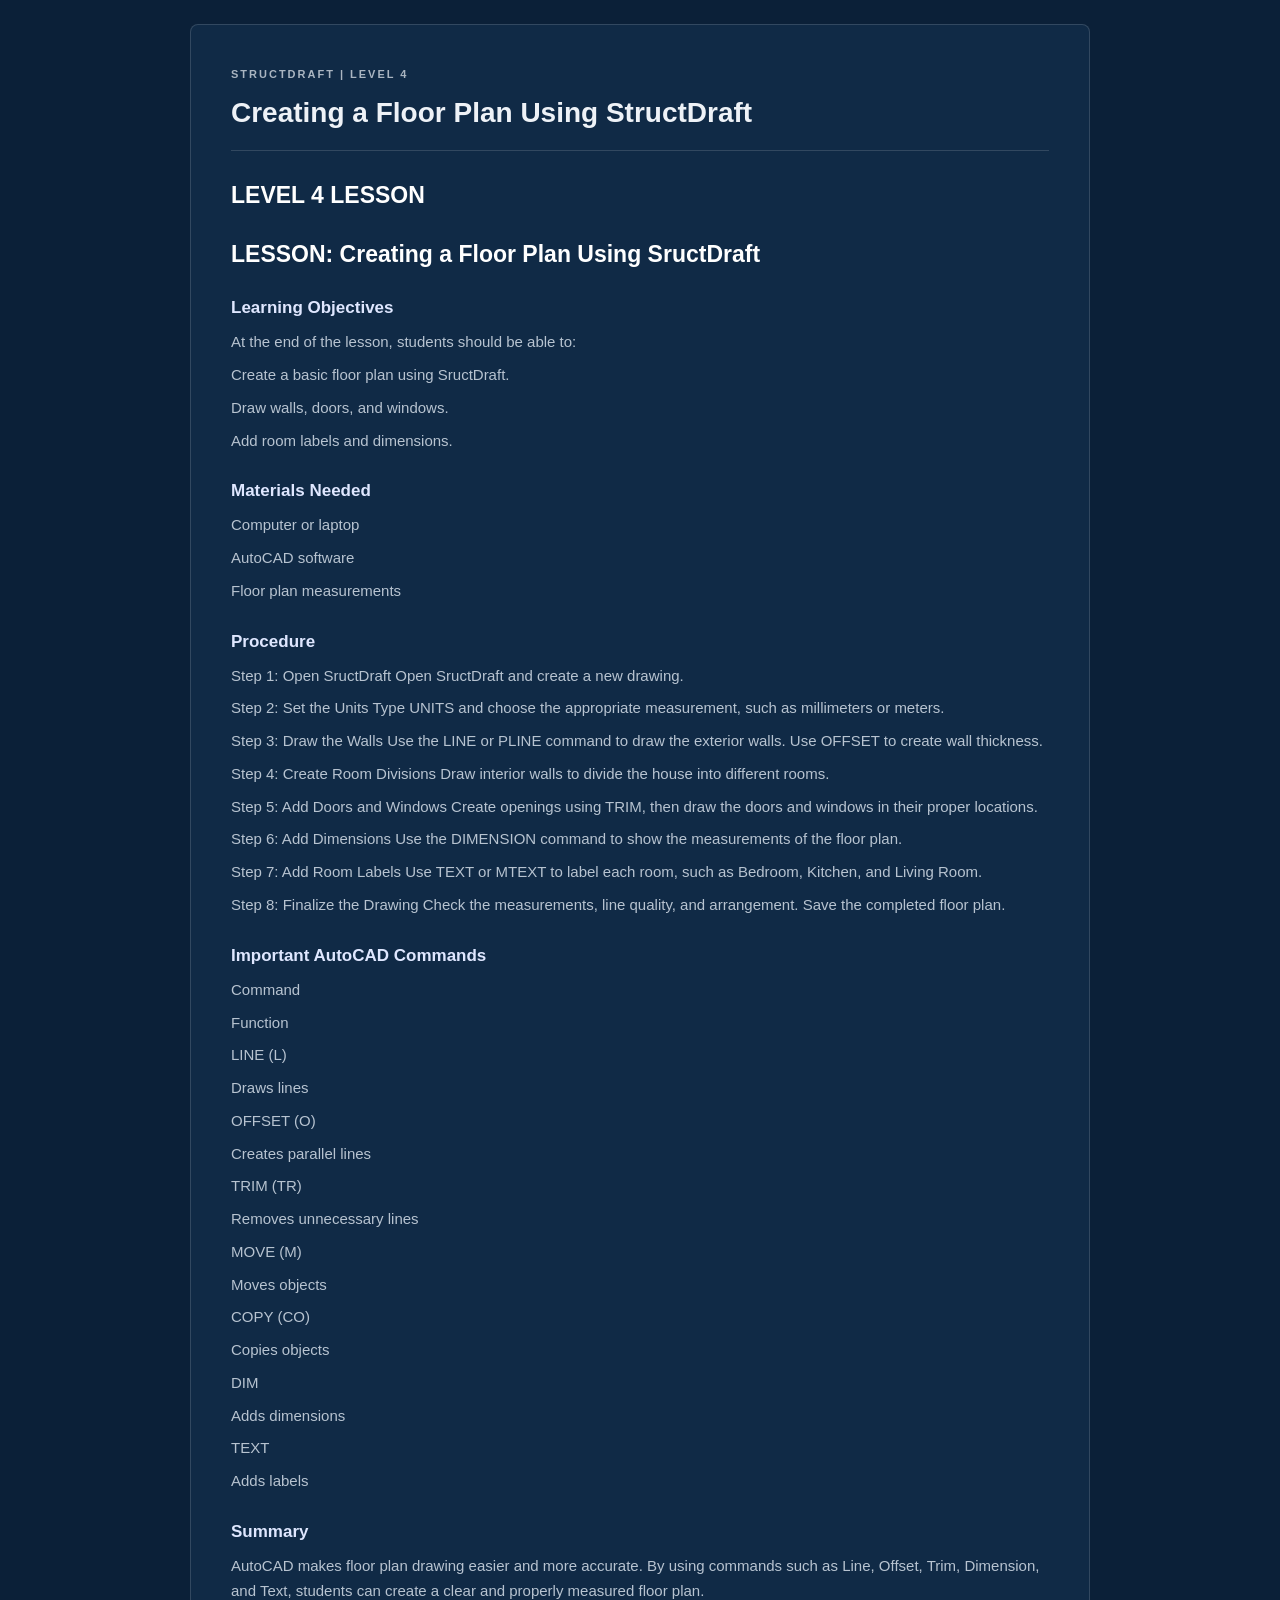
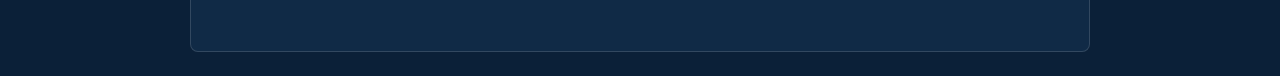
<file: modules/level-4.html>
<!doctype html><html lang="en"><head><meta charset="utf-8"><meta name="viewport" content="width=device-width, initial-scale=1">
<title>StructDraft | Creating a Floor Plan Using StructDraft</title><style>
:root{color-scheme:dark;--bg:#0b2038;--panel:#102a46;--text:#eef2f7;--muted:#b7c3d0;--accent:#aab5c1}*{box-sizing:border-box}
body{margin:0;padding:24px;background:var(--bg);color:var(--text);font:15px/1.65 "Segoe UI",Arial,sans-serif}article{max-width:900px;margin:auto;padding:clamp(20px,4vw,40px);border:1px solid #ffffff24;background:var(--panel);border-radius:8px}
header{margin-bottom:26px;padding-bottom:18px;border-bottom:1px solid #ffffff24}header p{margin:0;color:var(--accent);font-size:11px;font-weight:700;letter-spacing:2px;text-transform:uppercase}
h1{margin:12px 0 0;font-size:28px;line-height:1.3}h2{margin:30px 0 12px;color:#fff;font-size:23px;line-height:1.3}h3{margin:24px 0 8px;color:#dfe7ff;font-size:17px}
p{margin:8px 0;color:var(--muted)}.numbered-item{padding-left:12px}
@media(max-width:600px){body{padding:10px}article{padding:18px}h1{font-size:23px}h2{font-size:20px}}
</style></head><body><article><header><p>StructDraft | level 4</p><h1>Creating a Floor Plan Using StructDraft</h1></header><h2>LEVEL 4 LESSON</h2><h2>LESSON: Creating a Floor Plan Using SructDraft</h2><h3>Learning Objectives</h3><p>At the end of the lesson, students should be able to:</p><p>Create a basic floor plan using SructDraft.</p><p>Draw walls, doors, and windows.</p><p>Add room labels and dimensions.</p><h3>Materials Needed</h3><p>Computer or laptop</p><p>AutoCAD software</p><p>Floor plan measurements</p><h3>Procedure</h3><p>Step 1: Open SructDraft Open SructDraft and create a new drawing.</p><p>Step 2: Set the Units Type UNITS and choose the appropriate measurement, such as millimeters or meters.</p><p>Step 3: Draw the Walls Use the LINE or PLINE command to draw the exterior walls. Use OFFSET to create wall thickness.</p><p>Step 4: Create Room Divisions Draw interior walls to divide the house into different rooms.</p><p>Step 5: Add Doors and Windows Create openings using TRIM, then draw the doors and windows in their proper locations.</p><p>Step 6: Add Dimensions Use the DIMENSION command to show the measurements of the floor plan.</p><p>Step 7: Add Room Labels Use TEXT or MTEXT to label each room, such as Bedroom, Kitchen, and Living Room.</p><p>Step 8: Finalize the Drawing Check the measurements, line quality, and arrangement. Save the completed floor plan.</p><h3>Important AutoCAD Commands</h3><p>Command</p><p>Function</p><p>LINE (L)</p><p>Draws lines</p><p>OFFSET (O)</p><p>Creates parallel lines</p><p>TRIM (TR)</p><p>Removes unnecessary lines</p><p>MOVE (M)</p><p>Moves objects</p><p>COPY (CO)</p><p>Copies objects</p><p>DIM</p><p>Adds dimensions</p><p>TEXT</p><p>Adds labels</p><h3>Summary</h3><p>AutoCAD makes floor plan drawing easier and more accurate. By using commands such as Line, Offset, Trim, Dimension, and Text, students can create a clear and properly measured floor plan.</p></article></body></html>
</file>
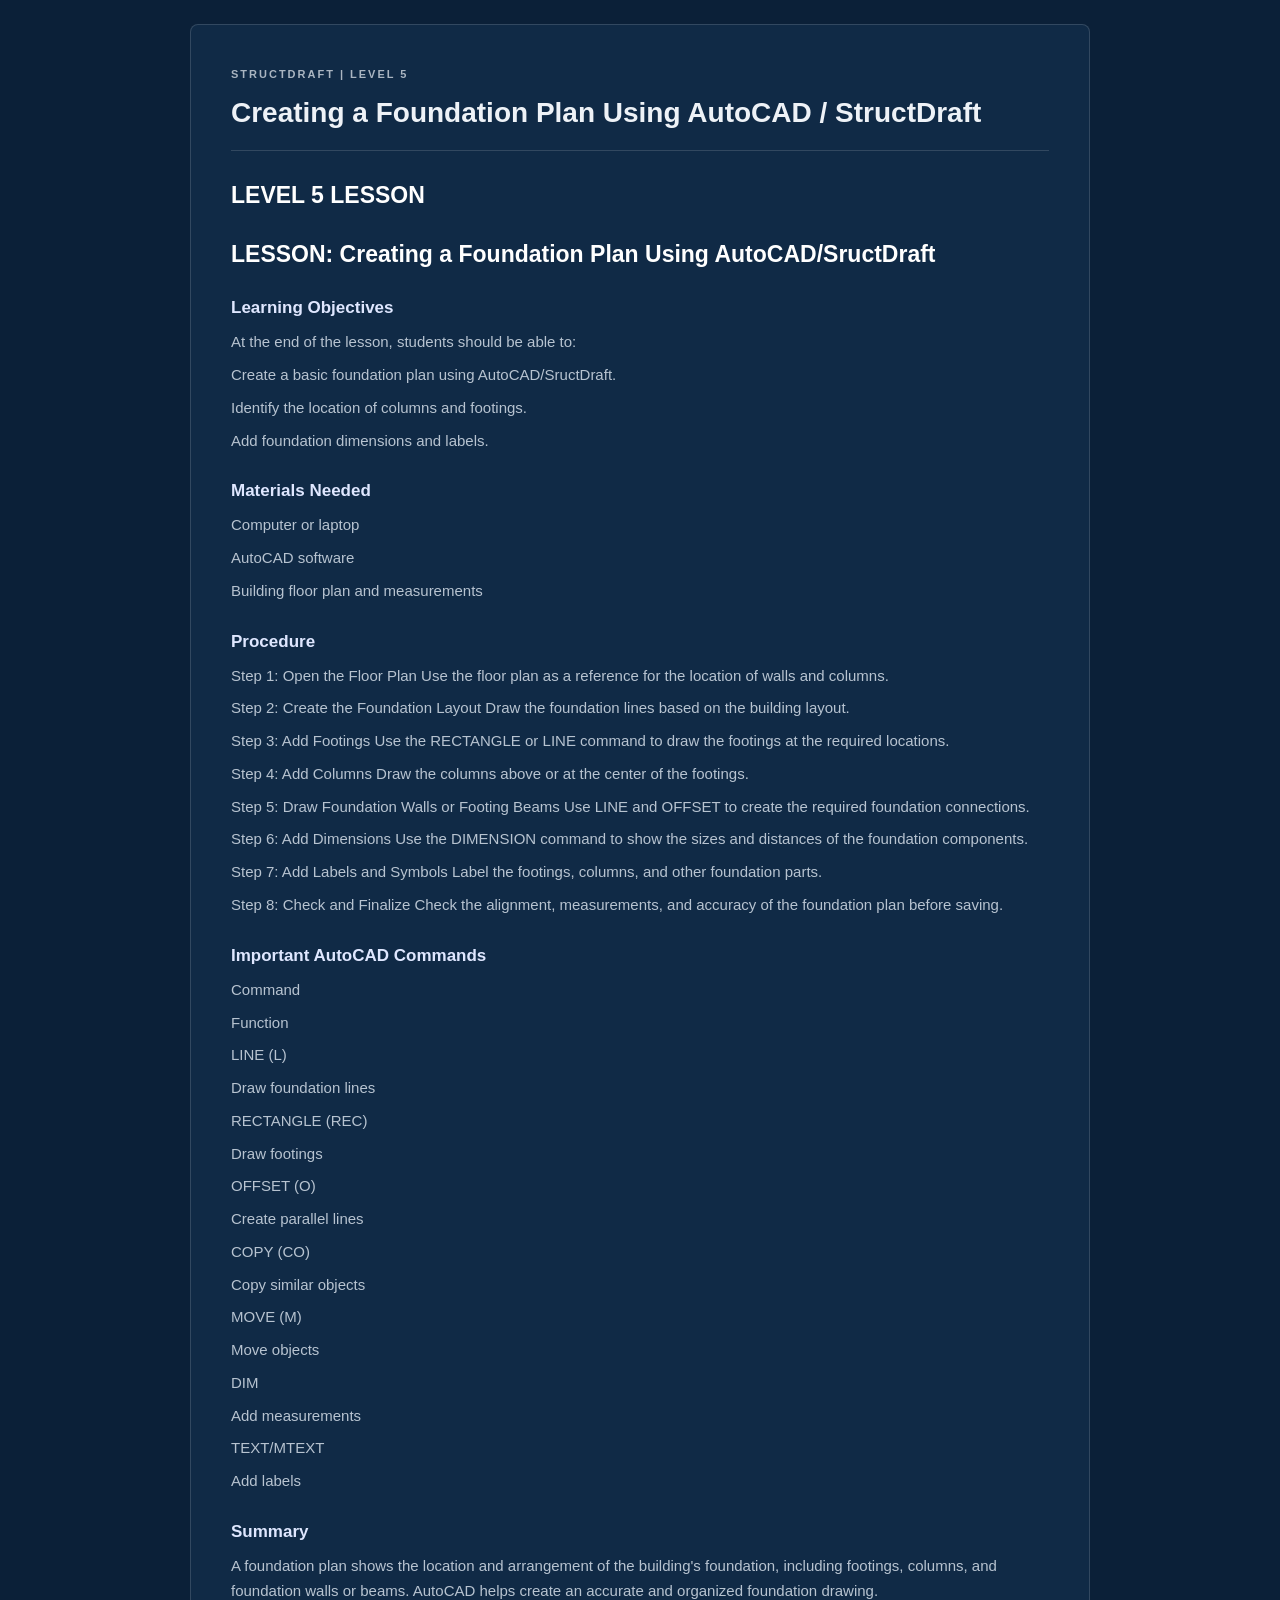
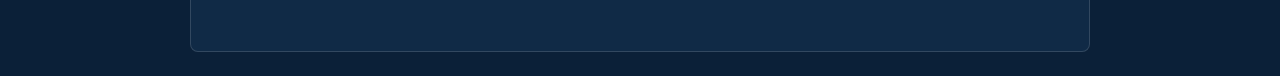
<file: modules/level-5.html>
<!doctype html><html lang="en"><head><meta charset="utf-8"><meta name="viewport" content="width=device-width, initial-scale=1">
<title>StructDraft | Creating a Foundation Plan Using AutoCAD / StructDraft</title><style>
:root{color-scheme:dark;--bg:#0b2038;--panel:#102a46;--text:#eef2f7;--muted:#b7c3d0;--accent:#aab5c1}*{box-sizing:border-box}
body{margin:0;padding:24px;background:var(--bg);color:var(--text);font:15px/1.65 "Segoe UI",Arial,sans-serif}article{max-width:900px;margin:auto;padding:clamp(20px,4vw,40px);border:1px solid #ffffff24;background:var(--panel);border-radius:8px}
header{margin-bottom:26px;padding-bottom:18px;border-bottom:1px solid #ffffff24}header p{margin:0;color:var(--accent);font-size:11px;font-weight:700;letter-spacing:2px;text-transform:uppercase}
h1{margin:12px 0 0;font-size:28px;line-height:1.3}h2{margin:30px 0 12px;color:#fff;font-size:23px;line-height:1.3}h3{margin:24px 0 8px;color:#dfe7ff;font-size:17px}
p{margin:8px 0;color:var(--muted)}.numbered-item{padding-left:12px}
@media(max-width:600px){body{padding:10px}article{padding:18px}h1{font-size:23px}h2{font-size:20px}}
</style></head><body><article><header><p>StructDraft | level 5</p><h1>Creating a Foundation Plan Using AutoCAD / StructDraft</h1></header><h2>LEVEL 5 LESSON</h2><h2>LESSON: Creating a Foundation Plan Using AutoCAD/SructDraft</h2><h3>Learning Objectives</h3><p>At the end of the lesson, students should be able to:</p><p>Create a basic foundation plan using AutoCAD/SructDraft.</p><p>Identify the location of columns and footings.</p><p>Add foundation dimensions and labels.</p><h3>Materials Needed</h3><p>Computer or laptop</p><p>AutoCAD software</p><p>Building floor plan and measurements</p><h3>Procedure</h3><p>Step 1: Open the Floor Plan Use the floor plan as a reference for the location of walls and columns.</p><p>Step 2: Create the Foundation Layout Draw the foundation lines based on the building layout.</p><p>Step 3: Add Footings Use the RECTANGLE or LINE command to draw the footings at the required locations.</p><p>Step 4: Add Columns Draw the columns above or at the center of the footings.</p><p>Step 5: Draw Foundation Walls or Footing Beams Use LINE and OFFSET to create the required foundation connections.</p><p>Step 6: Add Dimensions Use the DIMENSION command to show the sizes and distances of the foundation components.</p><p>Step 7: Add Labels and Symbols Label the footings, columns, and other foundation parts.</p><p>Step 8: Check and Finalize Check the alignment, measurements, and accuracy of the foundation plan before saving.</p><h3>Important AutoCAD Commands</h3><p>Command</p><p>Function</p><p>LINE (L)</p><p>Draw foundation lines</p><p>RECTANGLE (REC)</p><p>Draw footings</p><p>OFFSET (O)</p><p>Create parallel lines</p><p>COPY (CO)</p><p>Copy similar objects</p><p>MOVE (M)</p><p>Move objects</p><p>DIM</p><p>Add measurements</p><p>TEXT/MTEXT</p><p>Add labels</p><h3>Summary</h3><p>A foundation plan shows the location and arrangement of the building&#x27;s foundation, including footings, columns, and foundation walls or beams. AutoCAD helps create an accurate and organized foundation drawing.</p></article></body></html>
</file>
